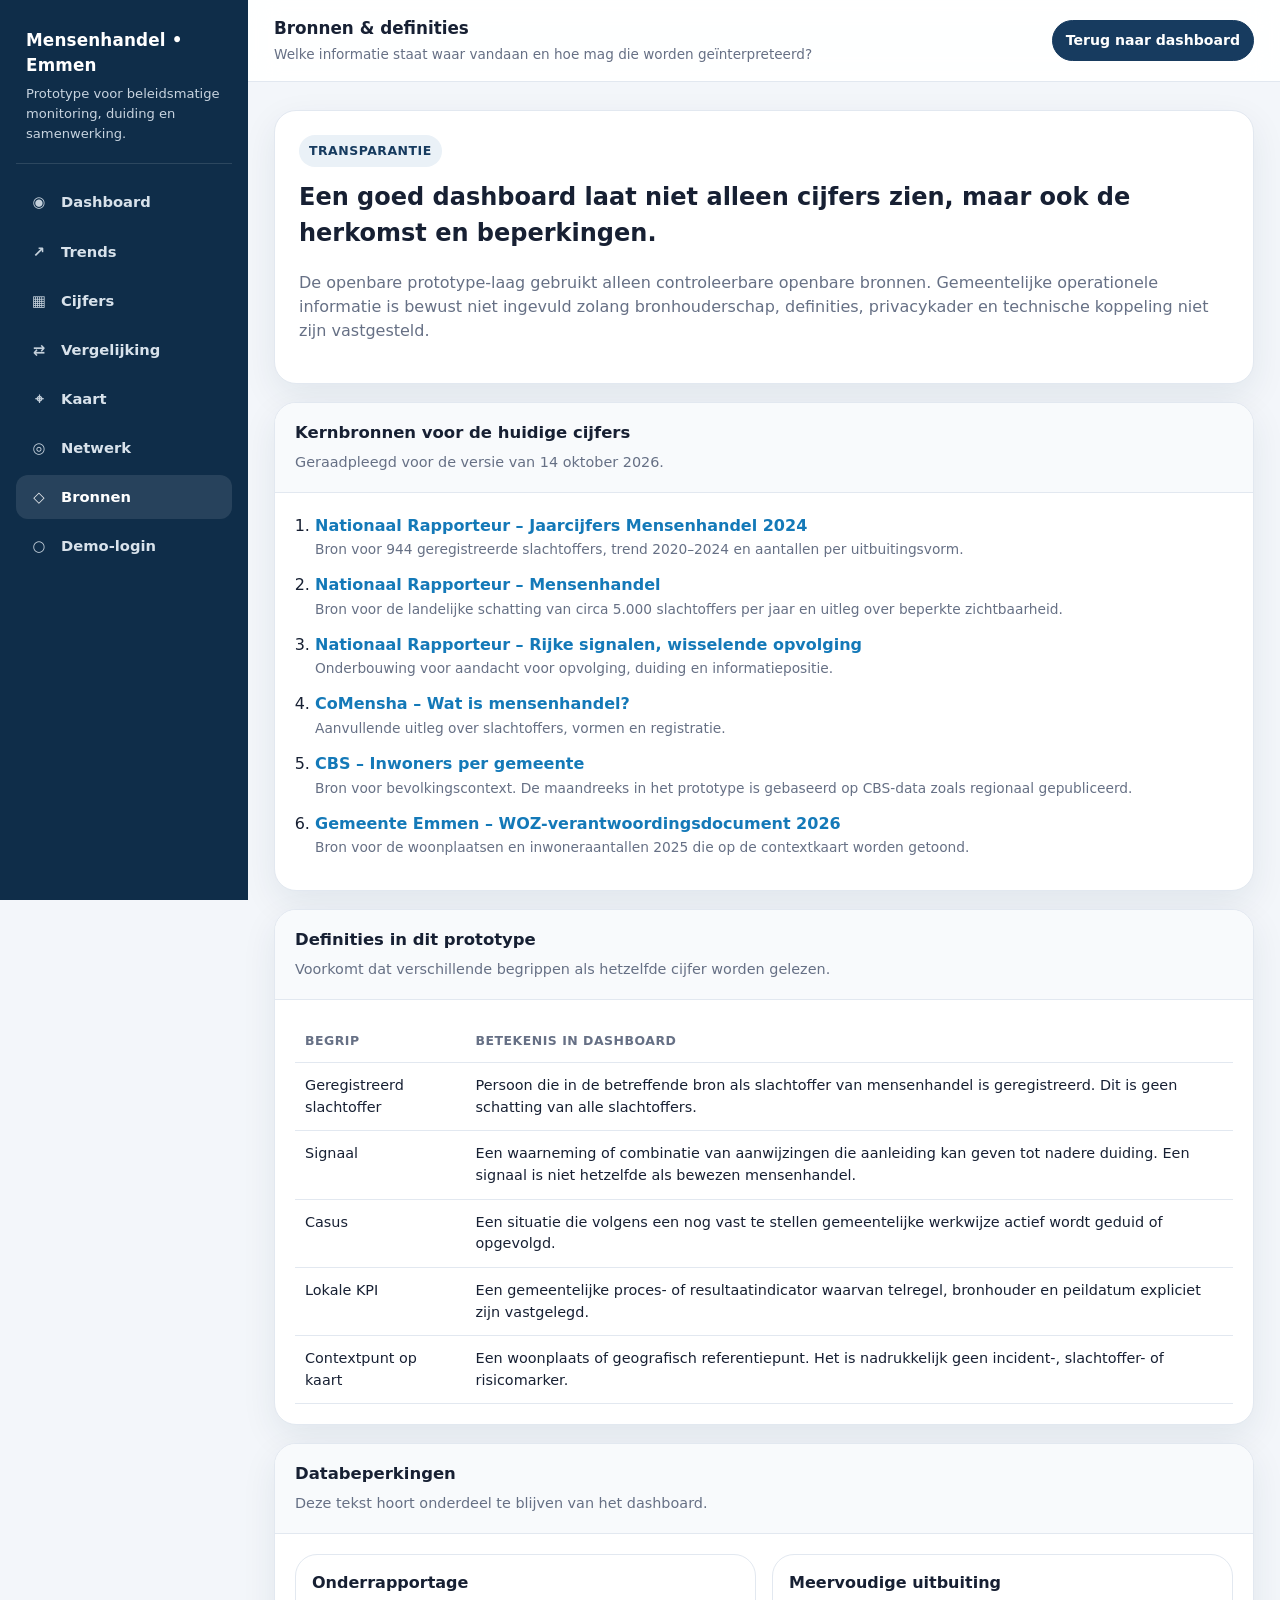
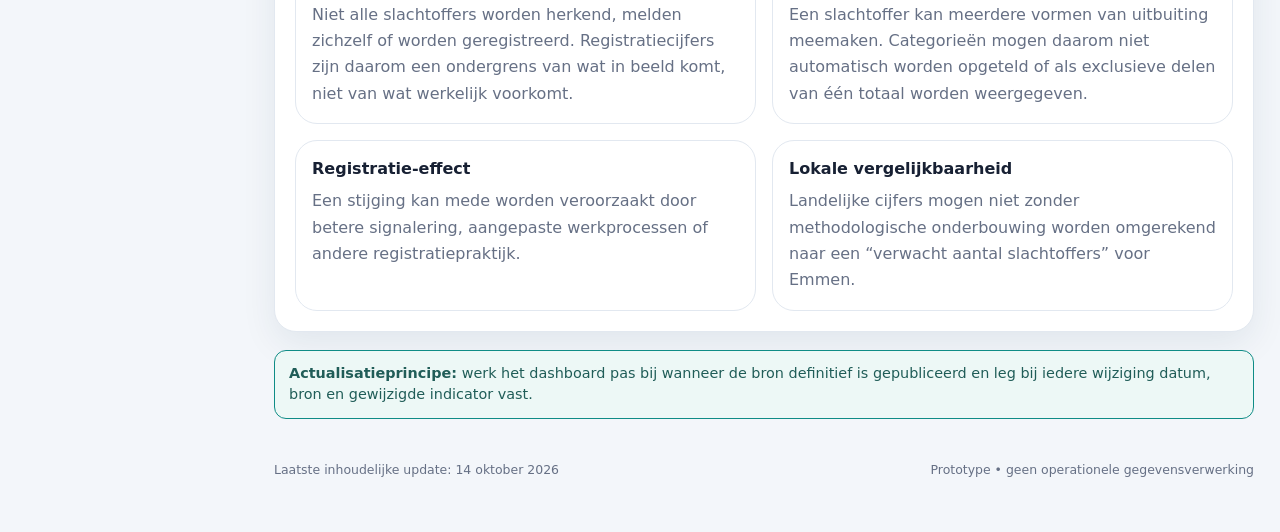
<file: bronnen.html>
<!doctype html><html lang="nl"><head><meta charset="utf-8"><meta name="viewport" content="width=device-width,initial-scale=1"><title>Bronnen | Dashboard mensenhandel Emmen</title><link rel="stylesheet" href="styles.css"><script src="script.js" defer></script></head><body><div class="app"><aside class="sidebar"><div class="brand"><div class="brand-mark">Mensenhandel • Emmen</div><div class="brand-copy">Prototype voor beleidsmatige monitoring, duiding en samenwerking.</div></div><nav class="nav"><a href="index.html"><span class="icon">◉</span><span>Dashboard</span></a><a href="trends.html"><span class="icon">↗</span><span>Trends</span></a><a href="cijfers.html"><span class="icon">▦</span><span>Cijfers</span></a><a href="vergelijking.html"><span class="icon">⇄</span><span>Vergelijking</span></a><a href="kaart.html"><span class="icon">⌖</span><span>Kaart</span></a><a href="contacten.html"><span class="icon">◎</span><span>Netwerk</span></a><a class="active" href="bronnen.html"><span class="icon">◇</span><span>Bronnen</span></a><a href="login.html"><span class="icon">○</span><span>Demo-login</span></a></nav></aside><main class="main"><header class="topbar"><div class="topbar-inner"><div class="tophead"><h1>Bronnen & definities</h1><p>Welke informatie staat waar vandaan en hoe mag die worden geïnterpreteerd?</p></div><div class="top-actions"><a class="btn primary" href="index.html">Terug naar dashboard</a></div></div></header><div class="page"><div class="card"><div class="eyebrow">Transparantie</div><h2>Een goed dashboard laat niet alleen cijfers zien, maar ook de herkomst en beperkingen.</h2><p>De openbare prototype-laag gebruikt alleen controleerbare openbare bronnen. Gemeentelijke operationele informatie is bewust niet ingevuld zolang bronhouderschap, definities, privacykader en technische koppeling niet zijn vastgesteld.</p></div><section class="section"><div class="section-head"><h3>Kernbronnen voor de huidige cijfers</h3><p>Geraadpleegd voor de versie van 14 oktober 2026.</p></div><div class="section-body"><ol class="source-list"><li><a class="source-link" href="https://www.nationaalrapporteur.nl/documenten/2025/10/17/jaarcijfers-mensenhandel-2024-aantal-minderjarige-slachtoffers-van-criminele-uitbuiting-stijgt" target="_blank" rel="noopener">Nationaal Rapporteur – Jaarcijfers Mensenhandel 2024</a><div class="source-note">Bron voor 944 geregistreerde slachtoffers, trend 2020–2024 en aantallen per uitbuitingsvorm.</div></li><li><a class="source-link" href="https://www.nationaalrapporteur.nl/mensenhandel" target="_blank" rel="noopener">Nationaal Rapporteur – Mensenhandel</a><div class="source-note">Bron voor de landelijke schatting van circa 5.000 slachtoffers per jaar en uitleg over beperkte zichtbaarheid.</div></li><li><a class="source-link" href="https://www.nationaalrapporteur.nl/documenten/2025/04/03/rijke-signalen-wisselende-opvolging" target="_blank" rel="noopener">Nationaal Rapporteur – Rijke signalen, wisselende opvolging</a><div class="source-note">Onderbouwing voor aandacht voor opvolging, duiding en informatiepositie.</div></li><li><a class="source-link" href="https://comensha.nl/over-mensenhandel/wat-is-mensenhandel/" target="_blank" rel="noopener">CoMensha – Wat is mensenhandel?</a><div class="source-note">Aanvullende uitleg over slachtoffers, vormen en registratie.</div></li><li><a class="source-link" href="https://www.cbs.nl/nl-nl/visualisaties/dashboard-bevolking/regionaal/inwoners" target="_blank" rel="noopener">CBS – Inwoners per gemeente</a><div class="source-note">Bron voor bevolkingscontext. De maandreeks in het prototype is gebaseerd op CBS-data zoals regionaal gepubliceerd.</div></li><li><a class="source-link" href="https://gemeente.emmen.nl/file/woz-verantwoordingsdocument-2026" target="_blank" rel="noopener">Gemeente Emmen – WOZ-verantwoordingsdocument 2026</a><div class="source-note">Bron voor de woonplaatsen en inwoneraantallen 2025 die op de contextkaart worden getoond.</div></li></ol></div></section><section class="section"><div class="section-head"><h3>Definities in dit prototype</h3><p>Voorkomt dat verschillende begrippen als hetzelfde cijfer worden gelezen.</p></div><div class="section-body"><div class="table-wrap"><table class="table"><thead><tr><th>Begrip</th><th>Betekenis in dashboard</th></tr></thead><tbody><tr><td>Geregistreerd slachtoffer</td><td>Persoon die in de betreffende bron als slachtoffer van mensenhandel is geregistreerd. Dit is geen schatting van alle slachtoffers.</td></tr><tr><td>Signaal</td><td>Een waarneming of combinatie van aanwijzingen die aanleiding kan geven tot nadere duiding. Een signaal is niet hetzelfde als bewezen mensenhandel.</td></tr><tr><td>Casus</td><td>Een situatie die volgens een nog vast te stellen gemeentelijke werkwijze actief wordt geduid of opgevolgd.</td></tr><tr><td>Lokale KPI</td><td>Een gemeentelijke proces- of resultaatindicator waarvan telregel, bronhouder en peildatum expliciet zijn vastgelegd.</td></tr><tr><td>Contextpunt op kaart</td><td>Een woonplaats of geografisch referentiepunt. Het is nadrukkelijk geen incident-, slachtoffer- of risicomarker.</td></tr></tbody></table></div></div></section><section class="section"><div class="section-head"><h3>Databeperkingen</h3><p>Deze tekst hoort onderdeel te blijven van het dashboard.</p></div><div class="section-body"><div class="grid-2"><div class="box"><h4>Onderrapportage</h4><p>Niet alle slachtoffers worden herkend, melden zichzelf of worden geregistreerd. Registratiecijfers zijn daarom een ondergrens van wat in beeld komt, niet van wat werkelijk voorkomt.</p></div><div class="box"><h4>Meervoudige uitbuiting</h4><p>Een slachtoffer kan meerdere vormen van uitbuiting meemaken. Categorieën mogen daarom niet automatisch worden opgeteld of als exclusieve delen van één totaal worden weergegeven.</p></div><div class="box"><h4>Registratie-effect</h4><p>Een stijging kan mede worden veroorzaakt door betere signalering, aangepaste werkprocessen of andere registratiepraktijk.</p></div><div class="box"><h4>Lokale vergelijkbaarheid</h4><p>Landelijke cijfers mogen niet zonder methodologische onderbouwing worden omgerekend naar een “verwacht aantal slachtoffers” voor Emmen.</p></div></div></div></section><div class="callout success"><strong>Actualisatieprincipe:</strong> werk het dashboard pas bij wanneer de bron definitief is gepubliceerd en leg bij iedere wijziging datum, bron en gewijzigde indicator vast.</div><footer class="footer"><span>Laatste inhoudelijke update: 14 oktober 2026</span><span>Prototype • geen operationele gegevensverwerking</span></footer></div></main></div></body></html>
</file>
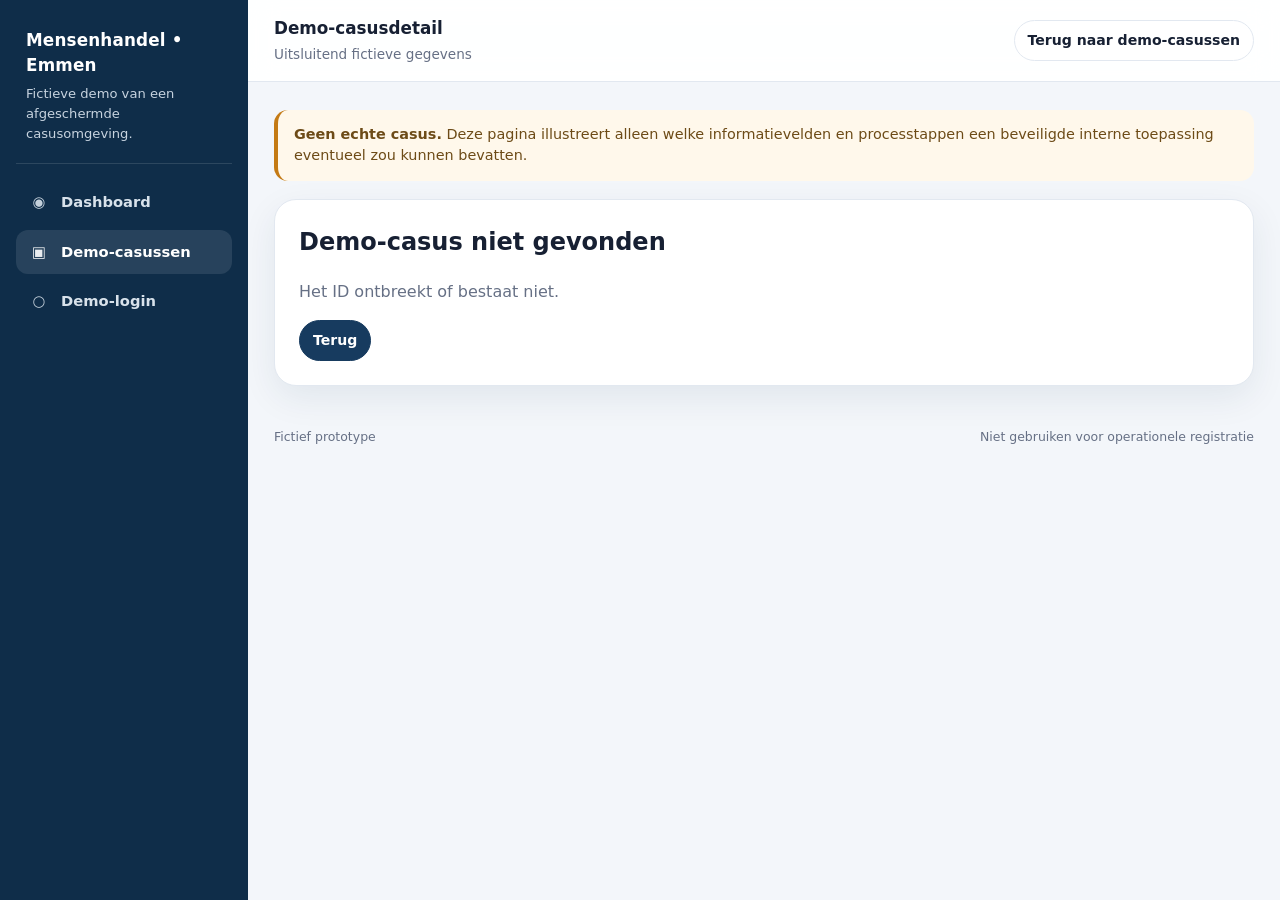
<file: case.html>
<!doctype html><html lang="nl"><head><meta charset="utf-8"><meta name="viewport" content="width=device-width,initial-scale=1"><title>Demo-casus | Dashboard mensenhandel Emmen</title><link rel="stylesheet" href="styles.css"><script src="script.js" defer></script></head><body><div class="app"><aside class="sidebar"><div class="brand"><div class="brand-mark">Mensenhandel • Emmen</div><div class="brand-copy">Fictieve demo van een afgeschermde casusomgeving.</div></div><nav class="nav"><a href="index.html"><span class="icon">◉</span><span>Dashboard</span></a><a class="active" href="zaken.html"><span class="icon">▣</span><span>Demo-casussen</span></a><a href="login.html"><span class="icon">○</span><span>Demo-login</span></a></nav></aside><main class="main"><header class="topbar"><div class="topbar-inner"><div class="tophead"><h1>Demo-casusdetail</h1><p>Uitsluitend fictieve gegevens</p></div><div class="top-actions"><a class="btn" href="zaken.html">Terug naar demo-casussen</a></div></div></header><div class="page"><div class="callout warning" style="margin-bottom:18px"><strong>Geen echte casus.</strong> Deze pagina illustreert alleen welke informatievelden en processtappen een beveiligde interne toepassing eventueel zou kunnen bevatten.</div><div id="case-detail-mount"></div><footer class="footer"><span>Fictief prototype</span><span>Niet gebruiken voor operationele registratie</span></footer></div></main></div></body></html>
</file>
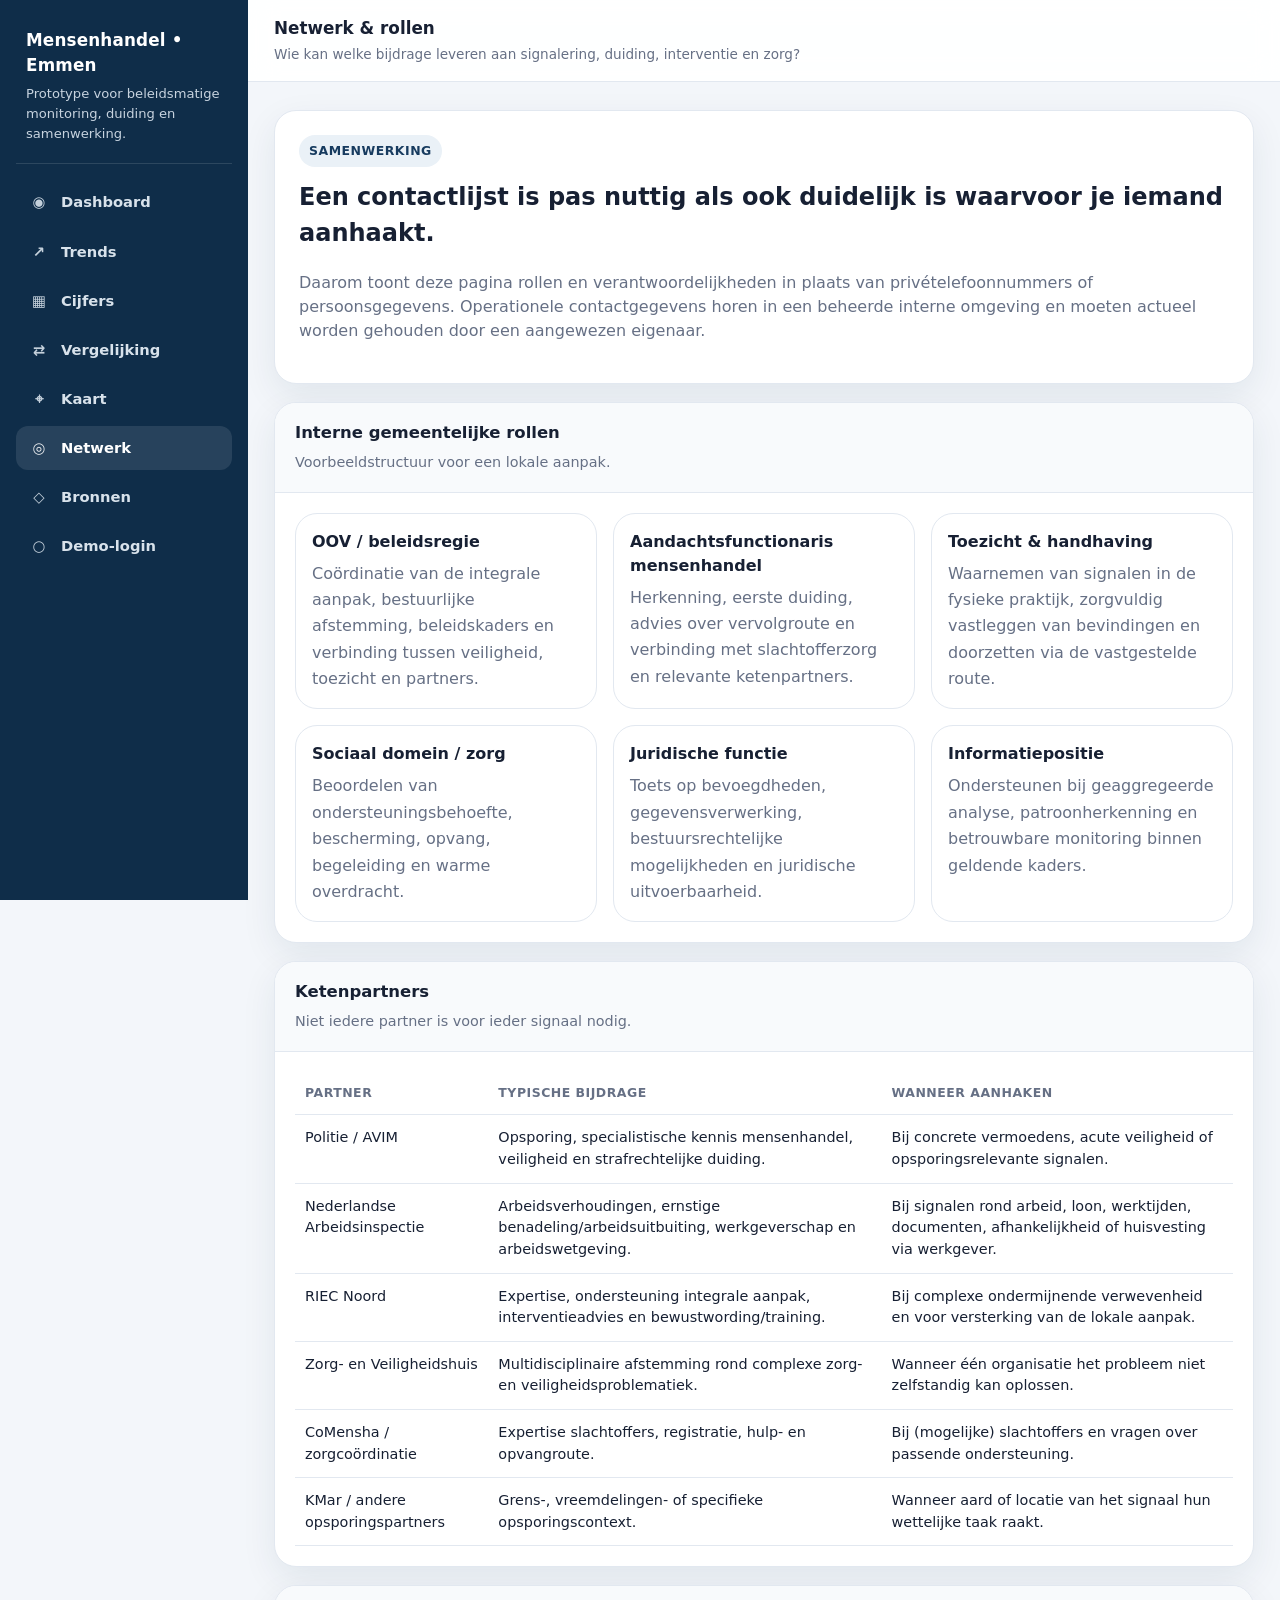
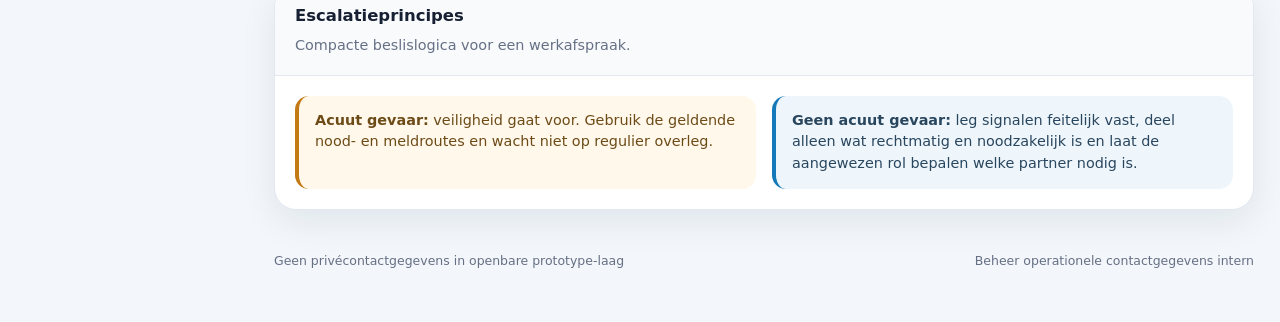
<file: contacten.html>
<!doctype html><html lang="nl"><head><meta charset="utf-8"><meta name="viewport" content="width=device-width,initial-scale=1"><title>Netwerk | Dashboard mensenhandel Emmen</title><link rel="stylesheet" href="styles.css"><script src="script.js" defer></script></head><body><div class="app"><aside class="sidebar"><div class="brand"><div class="brand-mark">Mensenhandel • Emmen</div><div class="brand-copy">Prototype voor beleidsmatige monitoring, duiding en samenwerking.</div></div><nav class="nav"><a href="index.html"><span class="icon">◉</span><span>Dashboard</span></a><a href="trends.html"><span class="icon">↗</span><span>Trends</span></a><a href="cijfers.html"><span class="icon">▦</span><span>Cijfers</span></a><a href="vergelijking.html"><span class="icon">⇄</span><span>Vergelijking</span></a><a href="kaart.html"><span class="icon">⌖</span><span>Kaart</span></a><a class="active" href="contacten.html"><span class="icon">◎</span><span>Netwerk</span></a><a href="bronnen.html"><span class="icon">◇</span><span>Bronnen</span></a><a href="login.html"><span class="icon">○</span><span>Demo-login</span></a></nav></aside><main class="main"><header class="topbar"><div class="topbar-inner"><div class="tophead"><h1>Netwerk & rollen</h1><p>Wie kan welke bijdrage leveren aan signalering, duiding, interventie en zorg?</p></div></div></header><div class="page"><div class="card"><div class="eyebrow">Samenwerking</div><h2>Een contactlijst is pas nuttig als ook duidelijk is waarvoor je iemand aanhaakt.</h2><p>Daarom toont deze pagina rollen en verantwoordelijkheden in plaats van privételefoonnummers of persoonsgegevens. Operationele contactgegevens horen in een beheerde interne omgeving en moeten actueel worden gehouden door een aangewezen eigenaar.</p></div><section class="section"><div class="section-head"><h3>Interne gemeentelijke rollen</h3><p>Voorbeeldstructuur voor een lokale aanpak.</p></div><div class="section-body"><div class="grid-3"><div class="box"><h4>OOV / beleidsregie</h4><p>Coördinatie van de integrale aanpak, bestuurlijke afstemming, beleidskaders en verbinding tussen veiligheid, toezicht en partners.</p></div><div class="box"><h4>Aandachtsfunctionaris mensenhandel</h4><p>Herkenning, eerste duiding, advies over vervolgroute en verbinding met slachtofferzorg en relevante ketenpartners.</p></div><div class="box"><h4>Toezicht & handhaving</h4><p>Waarnemen van signalen in de fysieke praktijk, zorgvuldig vastleggen van bevindingen en doorzetten via de vastgestelde route.</p></div><div class="box"><h4>Sociaal domein / zorg</h4><p>Beoordelen van ondersteuningsbehoefte, bescherming, opvang, begeleiding en warme overdracht.</p></div><div class="box"><h4>Juridische functie</h4><p>Toets op bevoegdheden, gegevensverwerking, bestuursrechtelijke mogelijkheden en juridische uitvoerbaarheid.</p></div><div class="box"><h4>Informatiepositie</h4><p>Ondersteunen bij geaggregeerde analyse, patroonherkenning en betrouwbare monitoring binnen geldende kaders.</p></div></div></div></section><section class="section"><div class="section-head"><h3>Ketenpartners</h3><p>Niet iedere partner is voor ieder signaal nodig.</p></div><div class="section-body"><div class="table-wrap"><table class="table"><thead><tr><th>Partner</th><th>Typische bijdrage</th><th>Wanneer aanhaken</th></tr></thead><tbody><tr><td>Politie / AVIM</td><td>Opsporing, specialistische kennis mensenhandel, veiligheid en strafrechtelijke duiding.</td><td>Bij concrete vermoedens, acute veiligheid of opsporingsrelevante signalen.</td></tr><tr><td>Nederlandse Arbeidsinspectie</td><td>Arbeidsverhoudingen, ernstige benadeling/arbeidsuitbuiting, werkgeverschap en arbeidswetgeving.</td><td>Bij signalen rond arbeid, loon, werktijden, documenten, afhankelijkheid of huisvesting via werkgever.</td></tr><tr><td>RIEC Noord</td><td>Expertise, ondersteuning integrale aanpak, interventieadvies en bewustwording/training.</td><td>Bij complexe ondermijnende verwevenheid en voor versterking van de lokale aanpak.</td></tr><tr><td>Zorg- en Veiligheidshuis</td><td>Multidisciplinaire afstemming rond complexe zorg- en veiligheidsproblematiek.</td><td>Wanneer één organisatie het probleem niet zelfstandig kan oplossen.</td></tr><tr><td>CoMensha / zorgcoördinatie</td><td>Expertise slachtoffers, registratie, hulp- en opvangroute.</td><td>Bij (mogelijke) slachtoffers en vragen over passende ondersteuning.</td></tr><tr><td>KMar / andere opsporingspartners</td><td>Grens-, vreemdelingen- of specifieke opsporingscontext.</td><td>Wanneer aard of locatie van het signaal hun wettelijke taak raakt.</td></tr></tbody></table></div></div></section><section class="section"><div class="section-head"><h3>Escalatieprincipes</h3><p>Compacte beslislogica voor een werkafspraak.</p></div><div class="section-body"><div class="grid-2"><div class="callout warning"><strong>Acuut gevaar:</strong> veiligheid gaat voor. Gebruik de geldende nood- en meldroutes en wacht niet op regulier overleg.</div><div class="callout"><strong>Geen acuut gevaar:</strong> leg signalen feitelijk vast, deel alleen wat rechtmatig en noodzakelijk is en laat de aangewezen rol bepalen welke partner nodig is.</div></div></div></section><footer class="footer"><span>Geen privécontactgegevens in openbare prototype-laag</span><span>Beheer operationele contactgegevens intern</span></footer></div></main></div></body></html>
</file>
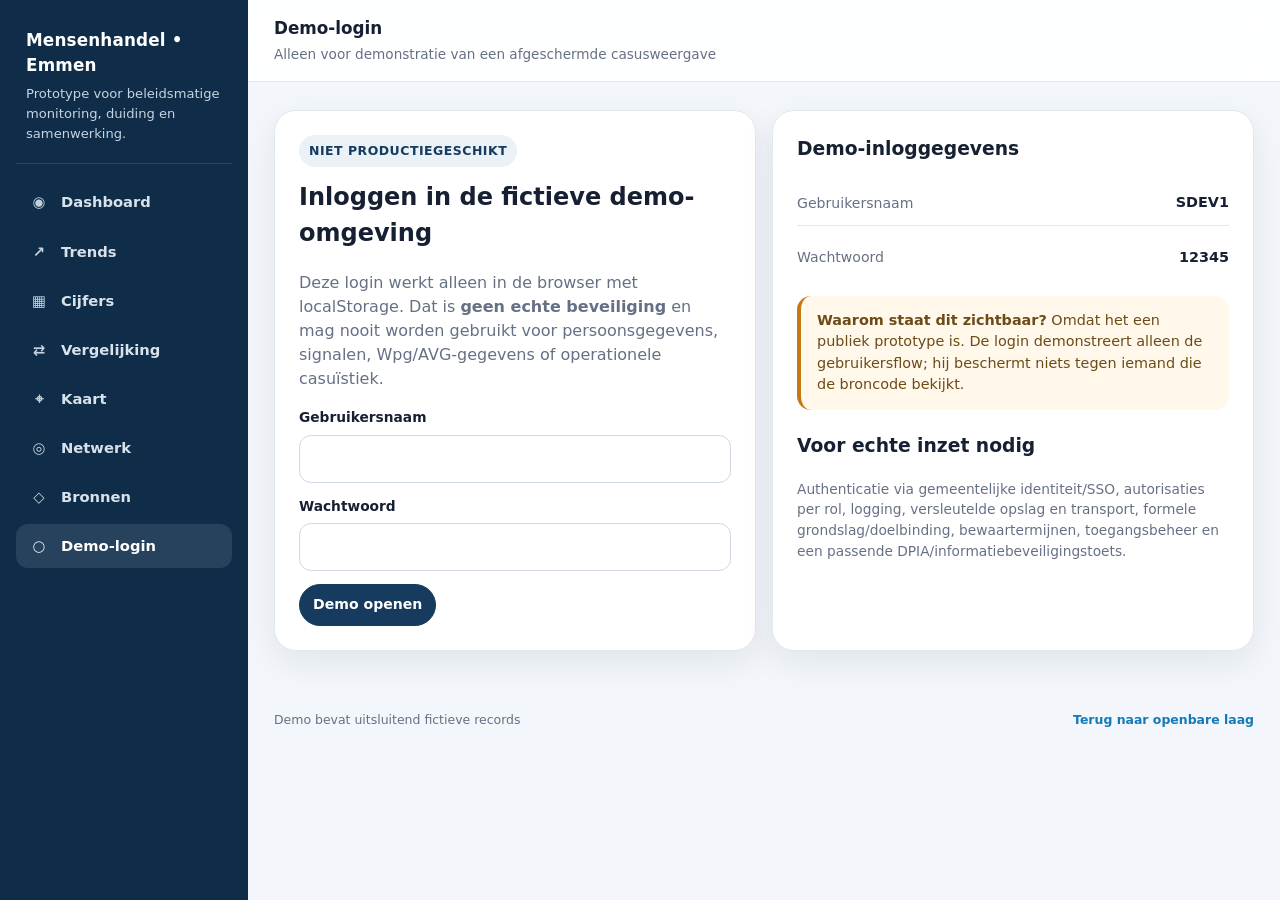
<file: login.html>
<!doctype html><html lang="nl"><head><meta charset="utf-8"><meta name="viewport" content="width=device-width,initial-scale=1"><title>Demo-login | Dashboard mensenhandel Emmen</title><link rel="stylesheet" href="styles.css"><script src="script.js" defer></script></head><body><div class="app"><aside class="sidebar"><div class="brand"><div class="brand-mark">Mensenhandel • Emmen</div><div class="brand-copy">Prototype voor beleidsmatige monitoring, duiding en samenwerking.</div></div><nav class="nav"><a href="index.html"><span class="icon">◉</span><span>Dashboard</span></a><a href="trends.html"><span class="icon">↗</span><span>Trends</span></a><a href="cijfers.html"><span class="icon">▦</span><span>Cijfers</span></a><a href="vergelijking.html"><span class="icon">⇄</span><span>Vergelijking</span></a><a href="kaart.html"><span class="icon">⌖</span><span>Kaart</span></a><a href="contacten.html"><span class="icon">◎</span><span>Netwerk</span></a><a href="bronnen.html"><span class="icon">◇</span><span>Bronnen</span></a><a class="active" href="login.html"><span class="icon">○</span><span>Demo-login</span></a></nav></aside><main class="main"><header class="topbar"><div class="topbar-inner"><div class="tophead"><h1>Demo-login</h1><p>Alleen voor demonstratie van een afgeschermde casusweergave</p></div></div></header><div class="page"><div class="grid-2"><section class="card"><div class="eyebrow">Niet productiegeschikt</div><h2>Inloggen in de fictieve demo-omgeving</h2><p>Deze login werkt alleen in de browser met localStorage. Dat is <strong>geen echte beveiliging</strong> en mag nooit worden gebruikt voor persoonsgegevens, signalen, Wpg/AVG-gegevens of operationele casuïstiek.</p><form id="login-form"><div class="field"><label for="username">Gebruikersnaam</label><input id="username" autocomplete="off" required></div><div class="field"><label for="password">Wachtwoord</label><input id="password" type="password" required></div><button class="btn primary" type="submit">Demo openen</button><div id="login-error" class="notice hidden">De demo-inloggegevens kloppen niet.</div><div id="login-success" class="success hidden">Ingelogd. De demo wordt geopend.</div></form></section><section class="card"><h3>Demo-inloggegevens</h3><div class="metric-list"><div class="metric-row"><span>Gebruikersnaam</span><strong>SDEV1</strong></div><div class="metric-row"><span>Wachtwoord</span><strong>12345</strong></div></div><div class="callout warning" style="margin-top:16px"><strong>Waarom staat dit zichtbaar?</strong> Omdat het een publiek prototype is. De login demonstreert alleen de gebruikersflow; hij beschermt niets tegen iemand die de broncode bekijkt.</div><h3 style="margin-top:22px">Voor echte inzet nodig</h3><p class="source-note">Authenticatie via gemeentelijke identiteit/SSO, autorisaties per rol, logging, versleutelde opslag en transport, formele grondslag/doelbinding, bewaartermijnen, toegangsbeheer en een passende DPIA/informatiebeveiligingstoets.</p></section></div><footer class="footer"><span>Demo bevat uitsluitend fictieve records</span><span><a class="source-link" href="index.html">Terug naar openbare laag</a></span></footer></div></main></div></body></html>
</file>
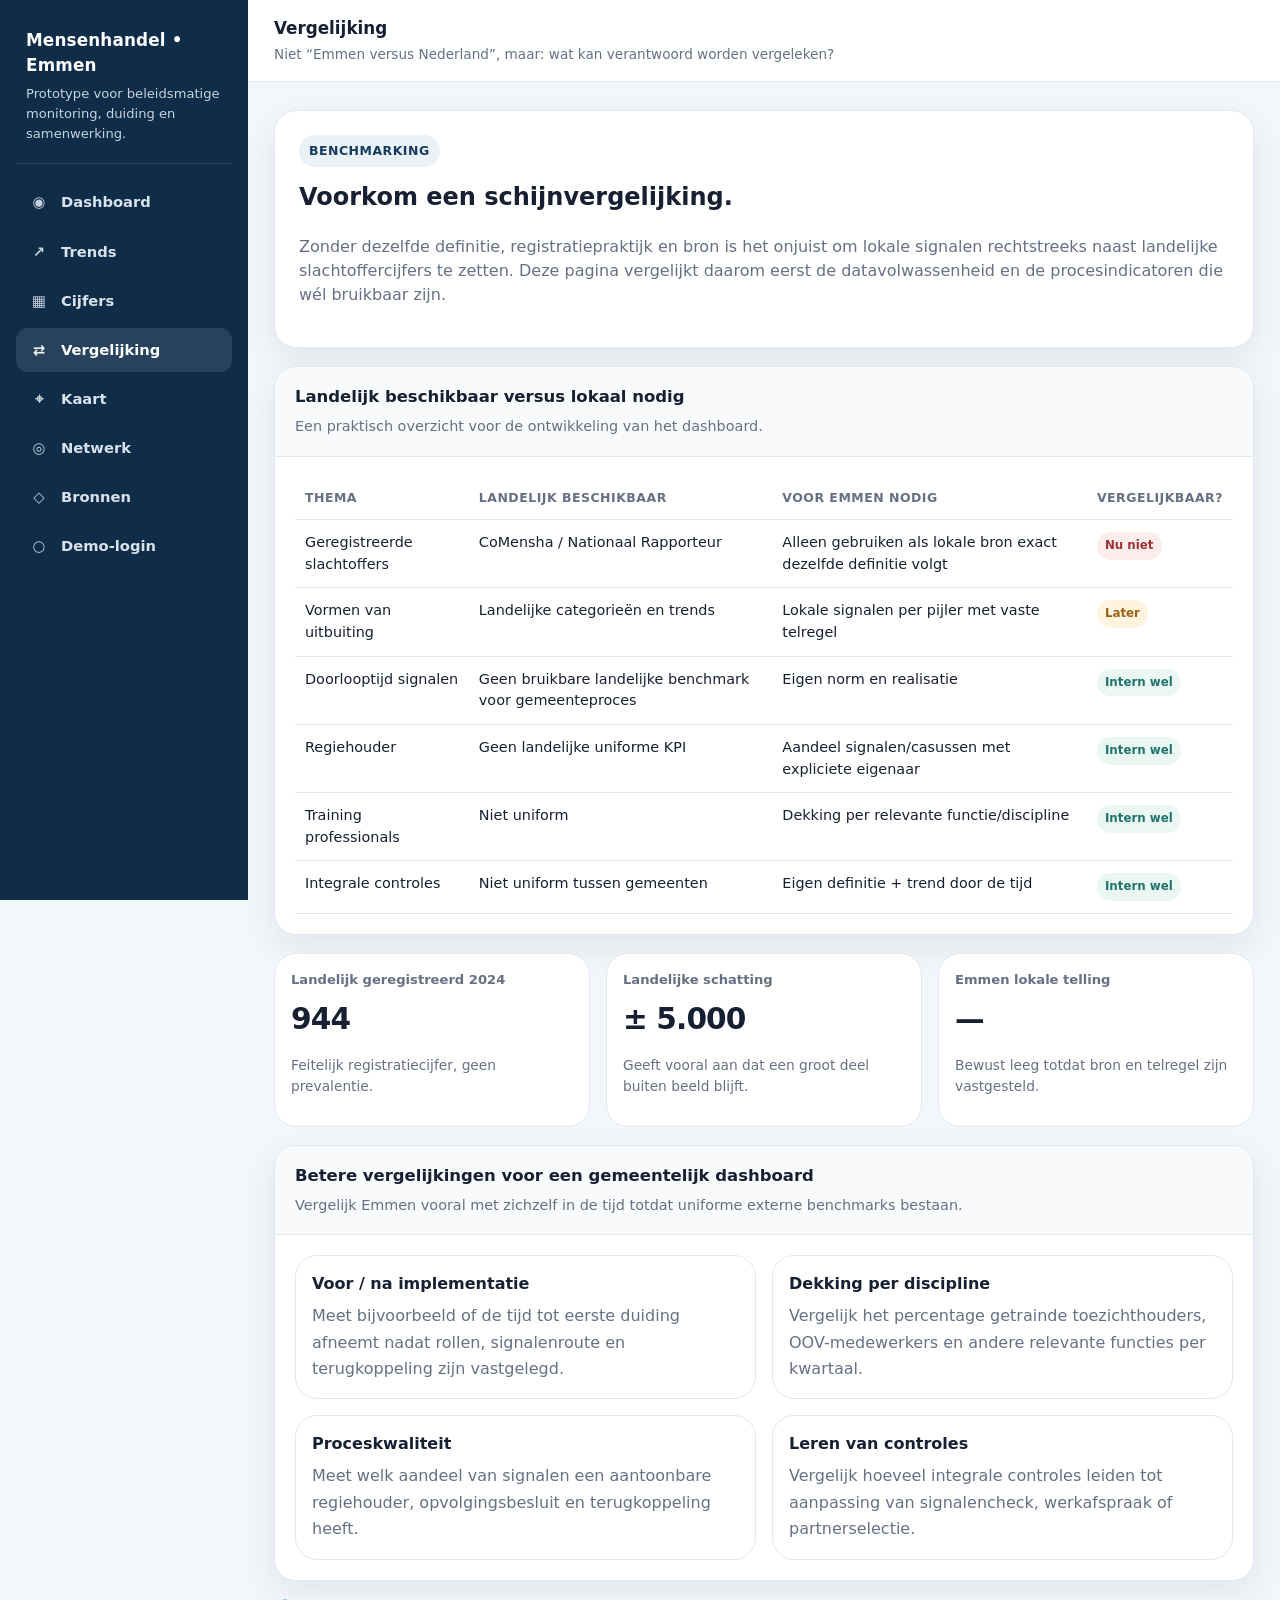
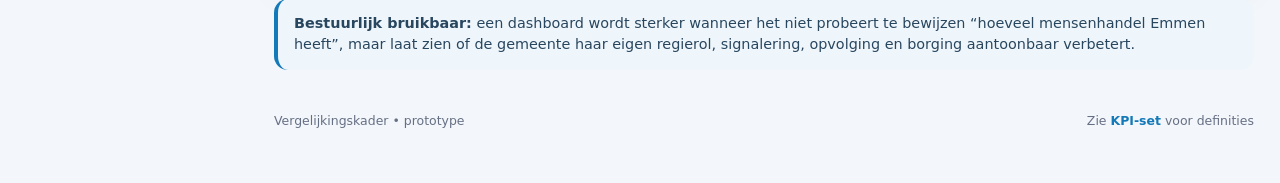
<file: vergelijking.html>
<!doctype html><html lang="nl"><head><meta charset="utf-8"><meta name="viewport" content="width=device-width,initial-scale=1"><title>Vergelijking | Dashboard mensenhandel Emmen</title><link rel="stylesheet" href="styles.css"><script src="script.js" defer></script></head><body><div class="app"><aside class="sidebar"><div class="brand"><div class="brand-mark">Mensenhandel • Emmen</div><div class="brand-copy">Prototype voor beleidsmatige monitoring, duiding en samenwerking.</div></div><nav class="nav"><a href="index.html"><span class="icon">◉</span><span>Dashboard</span></a><a href="trends.html"><span class="icon">↗</span><span>Trends</span></a><a href="cijfers.html"><span class="icon">▦</span><span>Cijfers</span></a><a class="active" href="vergelijking.html"><span class="icon">⇄</span><span>Vergelijking</span></a><a href="kaart.html"><span class="icon">⌖</span><span>Kaart</span></a><a href="contacten.html"><span class="icon">◎</span><span>Netwerk</span></a><a href="bronnen.html"><span class="icon">◇</span><span>Bronnen</span></a><a href="login.html"><span class="icon">○</span><span>Demo-login</span></a></nav></aside><main class="main"><header class="topbar"><div class="topbar-inner"><div class="tophead"><h1>Vergelijking</h1><p>Niet “Emmen versus Nederland”, maar: wat kan verantwoord worden vergeleken?</p></div></div></header><div class="page"><div class="card"><div class="eyebrow">Benchmarking</div><h2>Voorkom een schijnvergelijking.</h2><p>Zonder dezelfde definitie, registratiepraktijk en bron is het onjuist om lokale signalen rechtstreeks naast landelijke slachtoffercijfers te zetten. Deze pagina vergelijkt daarom eerst de datavolwassenheid en de procesindicatoren die wél bruikbaar zijn.</p></div><section class="section"><div class="section-head"><h3>Landelijk beschikbaar versus lokaal nodig</h3><p>Een praktisch overzicht voor de ontwikkeling van het dashboard.</p></div><div class="section-body"><div class="table-wrap"><table class="table"><thead><tr><th>Thema</th><th>Landelijk beschikbaar</th><th>Voor Emmen nodig</th><th>Vergelijkbaar?</th></tr></thead><tbody><tr><td>Geregistreerde slachtoffers</td><td>CoMensha / Nationaal Rapporteur</td><td>Alleen gebruiken als lokale bron exact dezelfde definitie volgt</td><td><span class="badge high">Nu niet</span></td></tr><tr><td>Vormen van uitbuiting</td><td>Landelijke categorieën en trends</td><td>Lokale signalen per pijler met vaste telregel</td><td><span class="badge mid">Later</span></td></tr><tr><td>Doorlooptijd signalen</td><td>Geen bruikbare landelijke benchmark voor gemeenteproces</td><td>Eigen norm en realisatie</td><td><span class="badge low">Intern wel</span></td></tr><tr><td>Regiehouder</td><td>Geen landelijke uniforme KPI</td><td>Aandeel signalen/casussen met expliciete eigenaar</td><td><span class="badge low">Intern wel</span></td></tr><tr><td>Training professionals</td><td>Niet uniform</td><td>Dekking per relevante functie/discipline</td><td><span class="badge low">Intern wel</span></td></tr><tr><td>Integrale controles</td><td>Niet uniform tussen gemeenten</td><td>Eigen definitie + trend door de tijd</td><td><span class="badge low">Intern wel</span></td></tr></tbody></table></div></div></section><section class="grid-3"><div class="kpi"><div class="kpi-title">Landelijk geregistreerd 2024</div><div class="kpi-value">944</div><p class="source-note">Feitelijk registratiecijfer, geen prevalentie.</p></div><div class="kpi"><div class="kpi-title">Landelijke schatting</div><div class="kpi-value">± 5.000</div><p class="source-note">Geeft vooral aan dat een groot deel buiten beeld blijft.</p></div><div class="kpi"><div class="kpi-title">Emmen lokale telling</div><div class="kpi-value">—</div><p class="source-note">Bewust leeg totdat bron en telregel zijn vastgesteld.</p></div></section><section class="section" style="margin-top:18px"><div class="section-head"><h3>Betere vergelijkingen voor een gemeentelijk dashboard</h3><p>Vergelijk Emmen vooral met zichzelf in de tijd totdat uniforme externe benchmarks bestaan.</p></div><div class="section-body"><div class="grid-2"><div class="box"><h4>Voor / na implementatie</h4><p>Meet bijvoorbeeld of de tijd tot eerste duiding afneemt nadat rollen, signalenroute en terugkoppeling zijn vastgelegd.</p></div><div class="box"><h4>Dekking per discipline</h4><p>Vergelijk het percentage getrainde toezichthouders, OOV-medewerkers en andere relevante functies per kwartaal.</p></div><div class="box"><h4>Proceskwaliteit</h4><p>Meet welk aandeel van signalen een aantoonbare regiehouder, opvolgingsbesluit en terugkoppeling heeft.</p></div><div class="box"><h4>Leren van controles</h4><p>Vergelijk hoeveel integrale controles leiden tot aanpassing van signalencheck, werkafspraak of partnerselectie.</p></div></div></div></section><div class="callout"><strong>Bestuurlijk bruikbaar:</strong> een dashboard wordt sterker wanneer het niet probeert te bewijzen “hoeveel mensenhandel Emmen heeft”, maar laat zien of de gemeente haar eigen regierol, signalering, opvolging en borging aantoonbaar verbetert.</div><footer class="footer"><span>Vergelijkingskader • prototype</span><span>Zie <a class="source-link" href="cijfers.html">KPI-set</a> voor definities</span></footer></div></main></div></body></html>
</file>
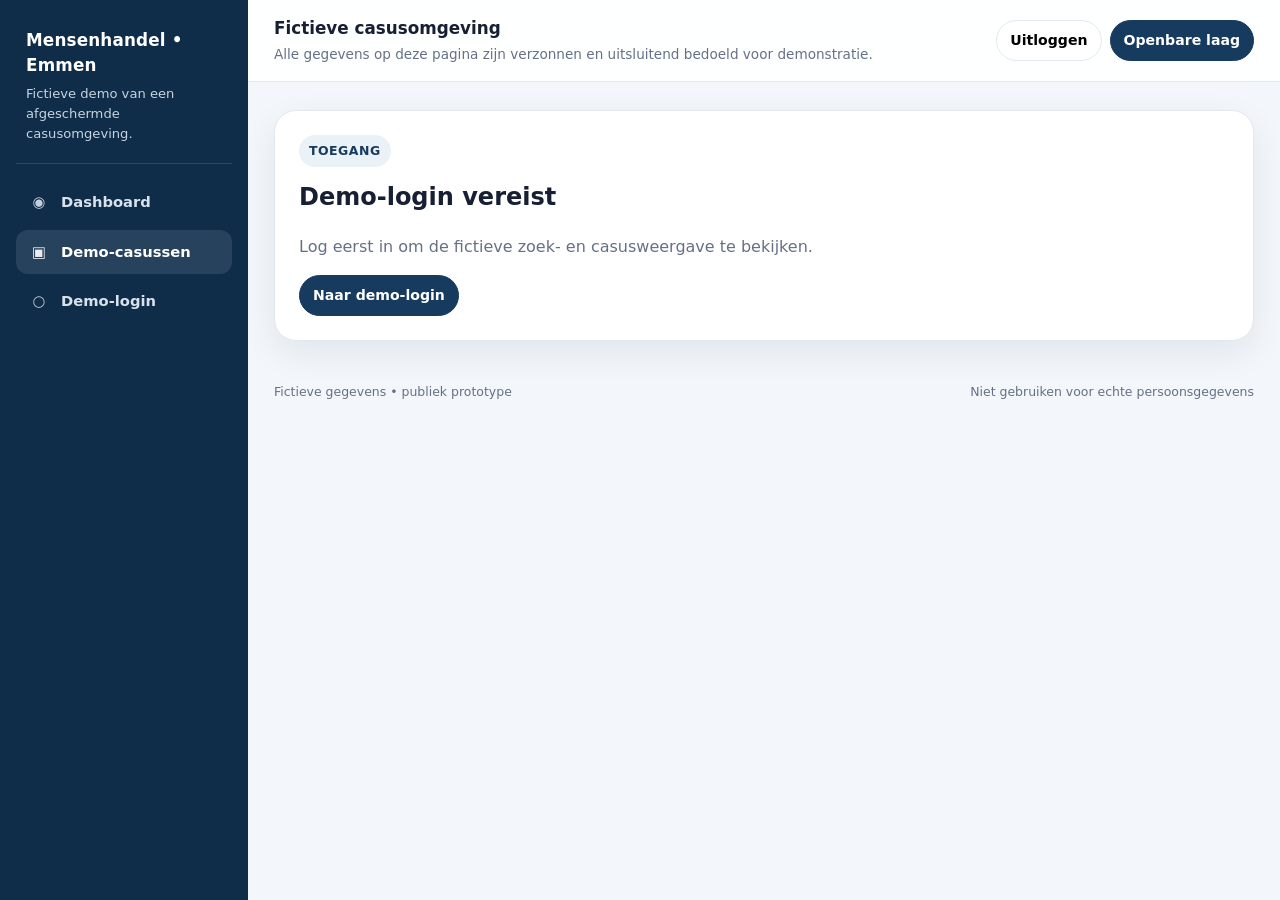
<file: zaken.html>
<!doctype html><html lang="nl"><head><meta charset="utf-8"><meta name="viewport" content="width=device-width,initial-scale=1"><title>Demo-casussen | Dashboard mensenhandel Emmen</title><link rel="stylesheet" href="styles.css"><script src="script.js" defer></script></head><body><div class="app"><aside class="sidebar"><div class="brand"><div class="brand-mark">Mensenhandel • Emmen</div><div class="brand-copy">Fictieve demo van een afgeschermde casusomgeving.</div></div><nav class="nav"><a href="index.html"><span class="icon">◉</span><span>Dashboard</span></a><a class="active" href="zaken.html"><span class="icon">▣</span><span>Demo-casussen</span></a><a href="login.html"><span class="icon">○</span><span>Demo-login</span></a></nav></aside><main class="main"><header class="topbar"><div class="topbar-inner"><div class="tophead"><h1>Fictieve casusomgeving</h1><p>Alle gegevens op deze pagina zijn verzonnen en uitsluitend bedoeld voor demonstratie.</p></div><div class="top-actions"><button id="logout-btn" class="btn">Uitloggen</button><a class="btn primary" href="index.html">Openbare laag</a></div></div></header><div class="page"><div id="protected-denied" class="card"><div class="eyebrow">Toegang</div><h2>Demo-login vereist</h2><p>Log eerst in om de fictieve zoek- en casusweergave te bekijken.</p><a class="btn primary" href="login.html">Naar demo-login</a></div><div id="protected-content" class="hidden"><div class="card"><div class="eyebrow">Demo • geen echte registratie</div><h2>Zoeken in fictieve records</h2><p>Deze zoekfunctie demonstreert alleen hoe een interface eruit zou kunnen zien. Voor echte inzet zijn onder meer autorisatie, logging, doelbinding, veilige opslag en formele gegevensafspraken noodzakelijk.</p></div><section class="section"><div class="section-head"><h3>Zoek fictieve demo-records</h3><p>Gebruik bijvoorbeeld “Demo” om beide records te tonen.</p></div><div class="section-body"><div class="search-grid"><div class="field" style="margin:0"><label for="searchPerson">Persoon</label><input id="searchPerson" placeholder="Demo-persoon"></div><div class="field" style="margin:0"><label for="searchPlate">Kenteken</label><input id="searchPlate" placeholder="XX-001-X"></div><div class="field" style="margin:0"><label for="searchAddress">Adres</label><input id="searchAddress" placeholder="Emmen"></div><button id="searchBtn" class="btn primary" type="button">Zoeken</button></div><div id="searchResults" class="search-results"></div></div></section><section class="section"><div class="section-head"><h3>Demo-overleg</h3><p>Voorbeeld van een gebruikersactie, niet van een echte samenwerkingsfunctionaliteit.</p></div><div class="section-body"><div class="meeting-panel"><button id="meetingStartBtn" class="btn" type="button">Start demo-vergadering</button><div id="meetingStatus" class="meeting-status">Nog niet gestart.</div></div></div></section></div><footer class="footer"><span>Fictieve gegevens • publiek prototype</span><span>Niet gebruiken voor echte persoonsgegevens</span></footer></div></main></div></body></html>
</file>
<file: styles.css>
:root{
  --bg:#f3f6fa;--panel:#fff;--panel-2:#f8fafc;--ink:#172033;--muted:#667085;--line:#e2e8f0;
  --navy:#173b5f;--navy-2:#0f2d49;--blue:#1479b8;--teal:#0f8c86;--amber:#c47a14;--red:#b64242;
  --shadow:0 12px 35px rgba(15,45,73,.08);--radius:22px;
}
*{box-sizing:border-box}html{scroll-behavior:smooth}body{margin:0;font-family:Inter,ui-sans-serif,system-ui,-apple-system,BlinkMacSystemFont,"Segoe UI",sans-serif;background:var(--bg);color:var(--ink);line-height:1.5}a{color:inherit}button,input{font:inherit}
.app{display:grid;grid-template-columns:248px minmax(0,1fr);min-height:100vh}.sidebar{position:sticky;top:0;height:100vh;background:var(--navy-2);padding:24px 16px;color:#fff}.brand{padding:4px 10px 20px;border-bottom:1px solid rgba(255,255,255,.12);margin-bottom:16px}.brand-mark{font-weight:850;font-size:1.05rem;letter-spacing:.01em}.brand-copy{margin-top:6px;color:#c7d3df;font-size:.82rem;line-height:1.5}.nav{display:grid;gap:5px}.nav a{display:flex;gap:11px;align-items:center;padding:11px 12px;border-radius:12px;text-decoration:none;color:#d8e2eb;font-size:.92rem;font-weight:650}.nav a:hover,.nav a.active{background:rgba(255,255,255,.10);color:#fff}.icon{width:22px;text-align:center;opacity:.9}.main{min-width:0}.topbar{position:sticky;top:0;z-index:30;background:rgba(255,255,255,.92);backdrop-filter:blur(14px);border-bottom:1px solid var(--line)}.topbar-inner{max-width:1320px;margin:0 auto;padding:16px 26px;display:flex;align-items:center;justify-content:space-between;gap:18px}.tophead h1{font-size:1.05rem;margin:0}.tophead p{margin:3px 0 0;color:var(--muted);font-size:.85rem}.top-actions{display:flex;gap:8px;flex-wrap:wrap}.page{max-width:1320px;margin:0 auto;padding:28px 26px 48px}
.btn{display:inline-flex;align-items:center;justify-content:center;gap:8px;padding:9px 13px;border-radius:999px;border:1px solid var(--line);background:#fff;text-decoration:none;font-weight:700;font-size:.88rem;cursor:pointer}.btn:hover{border-color:#b8c6d6}.btn.primary{background:var(--navy);border-color:var(--navy);color:#fff}.btn.ghost{background:transparent}.btn.small{padding:7px 11px;font-size:.82rem}
.hero{background:linear-gradient(135deg,var(--navy-2),#24577e);color:#fff;border-radius:28px;padding:30px;box-shadow:var(--shadow);display:grid;grid-template-columns:1.3fr .7fr;gap:28px;align-items:center;margin-bottom:18px}.hero .eyebrow{background:rgba(255,255,255,.12);color:#dce8f2;border:1px solid rgba(255,255,255,.12)}.hero h2{font-size:clamp(1.7rem,3vw,2.65rem);line-height:1.08;margin:0 0 12px;letter-spacing:-.03em}.hero p{color:#dce8f2;max-width:760px;margin:0;line-height:1.7}.hero-note{background:rgba(255,255,255,.10);border:1px solid rgba(255,255,255,.13);border-radius:18px;padding:18px}.hero-note strong{display:block;margin-bottom:5px}.hero-note p{font-size:.9rem}.eyebrow{display:inline-flex;align-items:center;gap:7px;padding:7px 10px;border-radius:999px;background:#eaf1f7;color:var(--navy);font-size:.78rem;font-weight:800;margin-bottom:12px;text-transform:uppercase;letter-spacing:.04em}
.card,.section,.stat,.tile,.box,.kpi,.result-card,.case-box,.search-card,.map-panel{background:var(--panel);border:1px solid var(--line);border-radius:var(--radius);box-shadow:var(--shadow)}.card{padding:24px;margin-bottom:18px}.card h2,.card h3,.card h4{margin-top:0}.card p{color:var(--muted)}.section{overflow:hidden;margin-bottom:18px}.section-head{padding:18px 20px;background:var(--panel-2);border-bottom:1px solid var(--line)}.section-head h3{margin:0;font-size:1.03rem}.section-head p{margin:6px 0 0;color:var(--muted);font-size:.9rem}.section-body{padding:20px}.stats{display:grid;grid-template-columns:repeat(4,minmax(0,1fr));gap:14px;margin:18px 0}.stat{padding:18px;min-height:142px;display:flex;flex-direction:column}.stat .label,.kpi-title{font-size:.82rem;color:var(--muted);font-weight:700}.stat .value,.kpi-value{font-size:1.85rem;font-weight:850;margin-top:7px;letter-spacing:-.03em}.stat .sub{margin-top:auto;padding-top:12px;color:var(--muted);font-size:.8rem}.stat .trend{font-weight:800;color:var(--teal)}.stat .warn{color:var(--amber)}
.grid-2,.grid-3,.kpi-grid,.case-detail-grid,.meta-grid,.donut-grid{display:grid;grid-template-columns:repeat(2,minmax(0,1fr));gap:16px}.grid-3,.kpi-grid{grid-template-columns:repeat(3,minmax(0,1fr))}.tiles{display:grid;grid-template-columns:repeat(3,minmax(0,1fr));gap:14px}.tile{padding:18px;text-decoration:none}.tile h3{margin:0 0 7px;font-size:.98rem}.tile p{margin:0;color:var(--muted);font-size:.88rem;line-height:1.6}.tile:hover{border-color:#b9cad9;transform:translateY(-1px)}.box,.kpi,.case-box,.result-card,.search-card{padding:16px;box-shadow:none}.box h4,.case-box h4,.result-card h4{margin:0 0 7px}.box p,.case-box p,.result-card p{margin:0;color:var(--muted);line-height:1.65}
.chart-card{background:#fff;border:1px solid var(--line);border-radius:18px;padding:16px;min-height:330px}.chart-card canvas{max-height:290px}.chart-meta{display:flex;justify-content:space-between;gap:12px;align-items:flex-start;margin-bottom:12px}.chart-meta h4{margin:0;font-size:.96rem}.chart-meta p{margin:3px 0 0;color:var(--muted);font-size:.8rem}.source-chip{display:inline-flex;padding:5px 8px;border-radius:999px;background:#edf3f7;color:var(--navy);font-size:.72rem;font-weight:800;white-space:nowrap}
.callout{border-left:4px solid var(--blue);background:#eef6fb;border-radius:14px;padding:14px 16px;color:#29465f;font-size:.9rem}.callout.warning{border-color:var(--amber);background:#fff8eb;color:#6d4b17}.callout.success{border-color:var(--teal);background:#edf8f6;color:#205d58}.metric-list{display:grid;gap:10px}.metric-row{display:grid;grid-template-columns:1fr auto;gap:12px;align-items:center;padding:11px 0;border-bottom:1px solid var(--line)}.metric-row:last-child{border-bottom:0}.metric-row span{color:var(--muted);font-size:.88rem}.metric-row strong{font-size:.9rem}
.table-wrap{overflow-x:auto}.table{width:100%;border-collapse:collapse;font-size:.9rem}.table th,.table td{padding:12px 10px;border-bottom:1px solid var(--line);text-align:left;vertical-align:top}.table th{font-size:.78rem;text-transform:uppercase;letter-spacing:.04em;color:var(--muted)}.badge{display:inline-flex;padding:5px 8px;border-radius:999px;font-size:.74rem;font-weight:800}.badge.high{background:#fdecec;color:#9e3232}.badge.mid{background:#fff4df;color:#9c6115}.badge.low{background:#eaf7f3;color:#1f746b}.badge.soft{background:#edf2f7;color:#43566a}.tag{display:inline-flex;padding:5px 8px;border-radius:999px;background:#edf2f7;color:#43566a;font-size:.75rem;font-weight:700;margin:4px 5px 0 0}
.map-panel{overflow:hidden}.map-toolbar{padding:14px 16px;border-bottom:1px solid var(--line);display:flex;justify-content:space-between;gap:14px;align-items:center;background:var(--panel-2)}.map-toolbar p{margin:0;color:var(--muted);font-size:.84rem}.map-frame{height:520px;background:#dfe8ef}.map-frame .leaflet-container{height:100%;width:100%}.map-legend{display:flex;flex-wrap:wrap;gap:8px}.map-legend span{display:inline-flex;align-items:center;gap:6px;font-size:.78rem;color:var(--muted)}.dot{width:9px;height:9px;border-radius:50%;background:var(--blue)}
.source-list{margin:0;padding-left:20px}.source-list li{margin:0 0 12px;line-height:1.6}.source-link{color:var(--blue);font-weight:750;text-decoration:none}.source-link:hover{text-decoration:underline}.source-note{color:var(--muted);font-size:.86rem}.field{display:grid;gap:7px;margin-bottom:13px}.field label{font-size:.86rem;font-weight:750}.field input{border:1px solid #cfd8e3;border-radius:12px;padding:11px 12px;background:#fff}.notice,.success{padding:12px 14px;border-radius:12px;margin-top:12px}.notice{background:#fff1f2;border:1px solid #fecdd3;color:#9f3441}.success{background:#ecfdf5;border:1px solid #a7f3d0;color:#17634d}.hidden{display:none!important}
.search-grid{display:grid;grid-template-columns:1.2fr 1fr 1fr auto;gap:10px;margin-bottom:16px}.search-results{display:grid;gap:12px}.meta-grid{grid-template-columns:repeat(3,minmax(0,1fr));margin-top:10px}.meta-item{padding:11px;border:1px solid var(--line);border-radius:12px;background:var(--panel-2)}.meta-item .label{font-size:.76rem;color:var(--muted);margin-bottom:4px}.meta-item .value{font-weight:700;font-size:.88rem}.detail-link{display:inline-flex;margin-top:11px;text-decoration:none;color:var(--blue);font-weight:800;font-size:.84rem}.empty-state{color:var(--muted);padding:10px 0}.phone-private{display:none}body.auth .phone-private{display:inline}.meeting-panel{border:1px solid var(--line);border-radius:16px;background:#fff;padding:16px;margin-top:16px}.meeting-status{margin-top:10px;padding:11px 12px;border-radius:12px;background:var(--panel-2);color:var(--muted);border:1px solid var(--line)}.meeting-status.active{background:#ecfdf5;color:#17634d;border-color:#a7f3d0}.meeting-meta{display:grid;grid-template-columns:repeat(3,minmax(0,1fr));gap:10px;margin-top:10px}
.footer{margin-top:24px;padding:18px 0 4px;color:var(--muted);font-size:.78rem;display:flex;justify-content:space-between;gap:16px;flex-wrap:wrap}.footer strong{color:var(--ink)}
@media(max-width:1120px){.stats{grid-template-columns:repeat(2,minmax(0,1fr))}.grid-3,.tiles,.kpi-grid{grid-template-columns:repeat(2,minmax(0,1fr))}.hero{grid-template-columns:1fr}}
@media(max-width:900px){.app{grid-template-columns:1fr}.sidebar{position:static;height:auto}.nav{grid-template-columns:repeat(4,minmax(0,1fr))}.nav a{justify-content:center}.nav a span:last-child{display:none}.topbar{position:static}.grid-2,.grid-3,.tiles,.kpi-grid,.case-detail-grid,.meta-grid,.search-grid,.meeting-meta{grid-template-columns:1fr}.map-frame{height:440px}}
@media(max-width:620px){.page,.topbar-inner{padding-left:15px;padding-right:15px}.page{padding-top:18px}.stats{grid-template-columns:1fr}.hero{padding:22px;border-radius:22px}.topbar-inner{align-items:flex-start;flex-direction:column}.nav{grid-template-columns:repeat(4,minmax(0,1fr));gap:3px}.sidebar{padding:14px 10px}.brand{display:none}.chart-card{min-height:300px}.map-frame{height:390px}}
</file>
